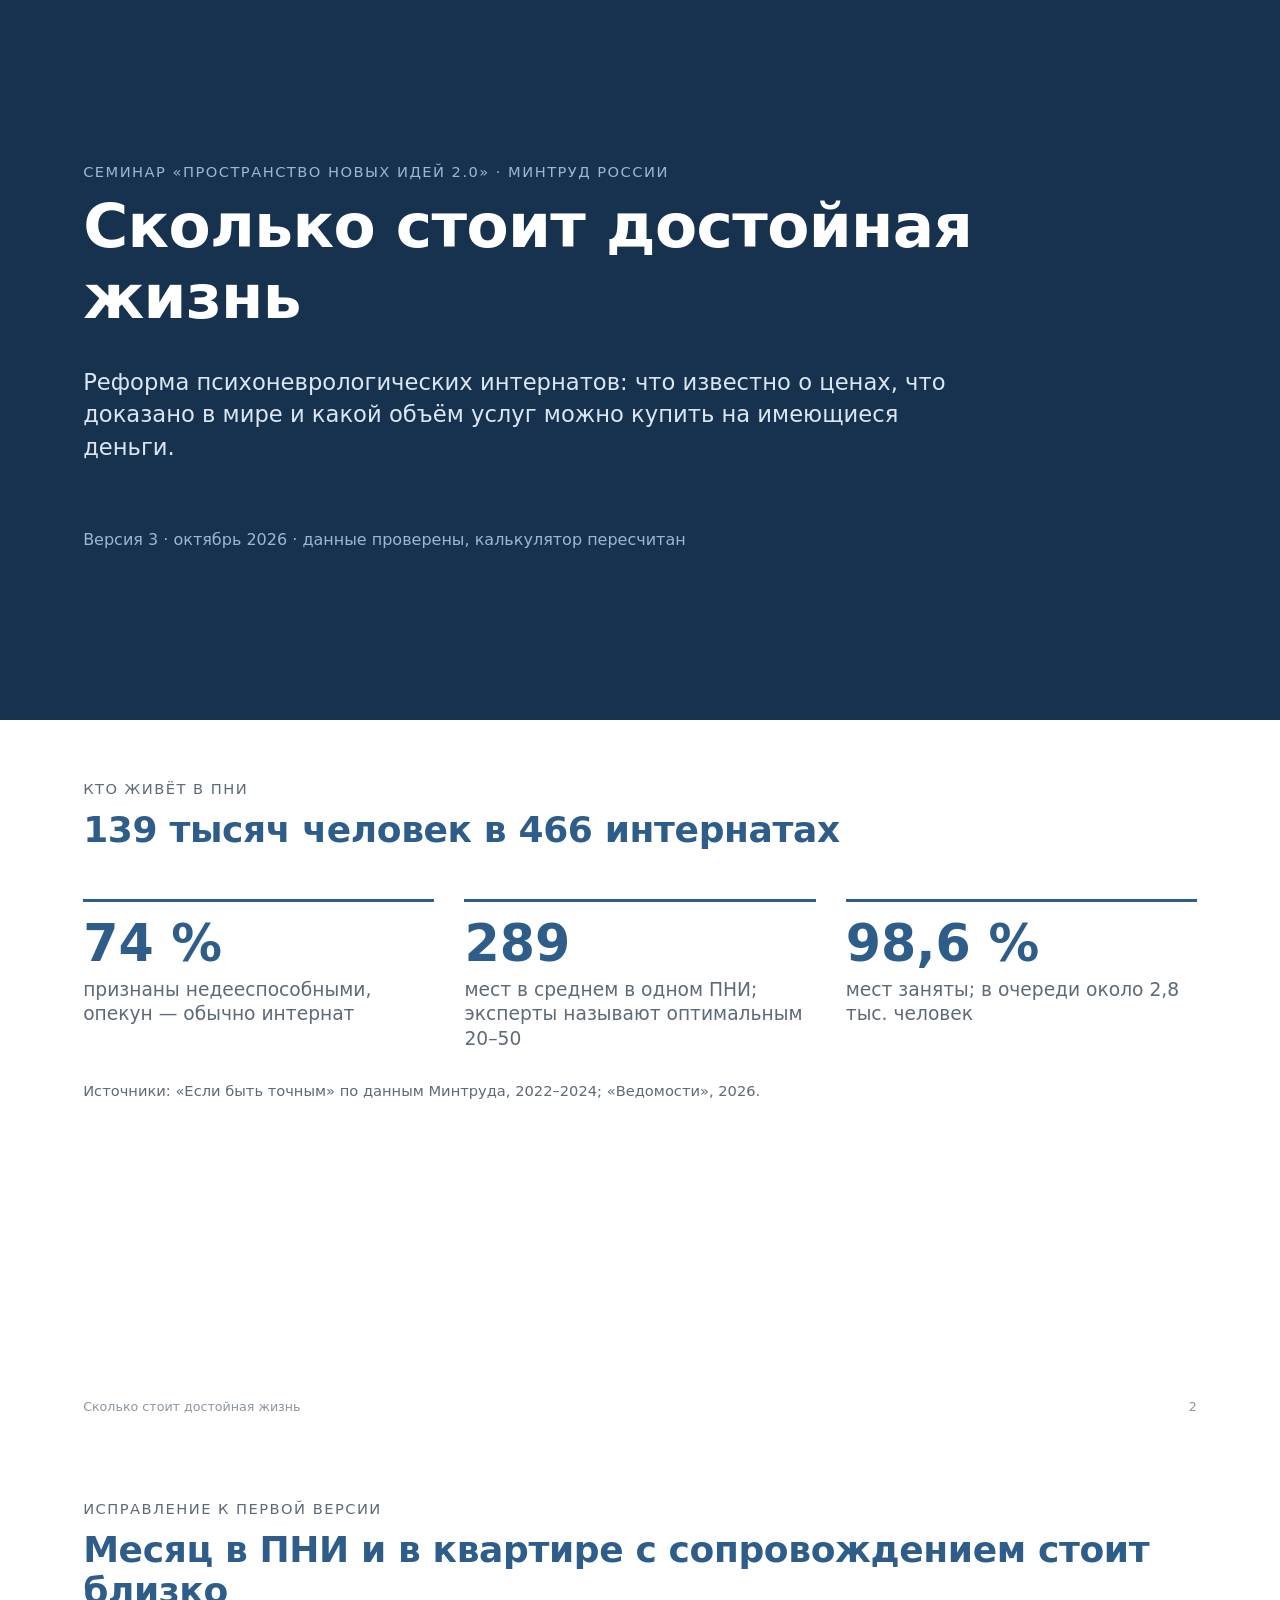
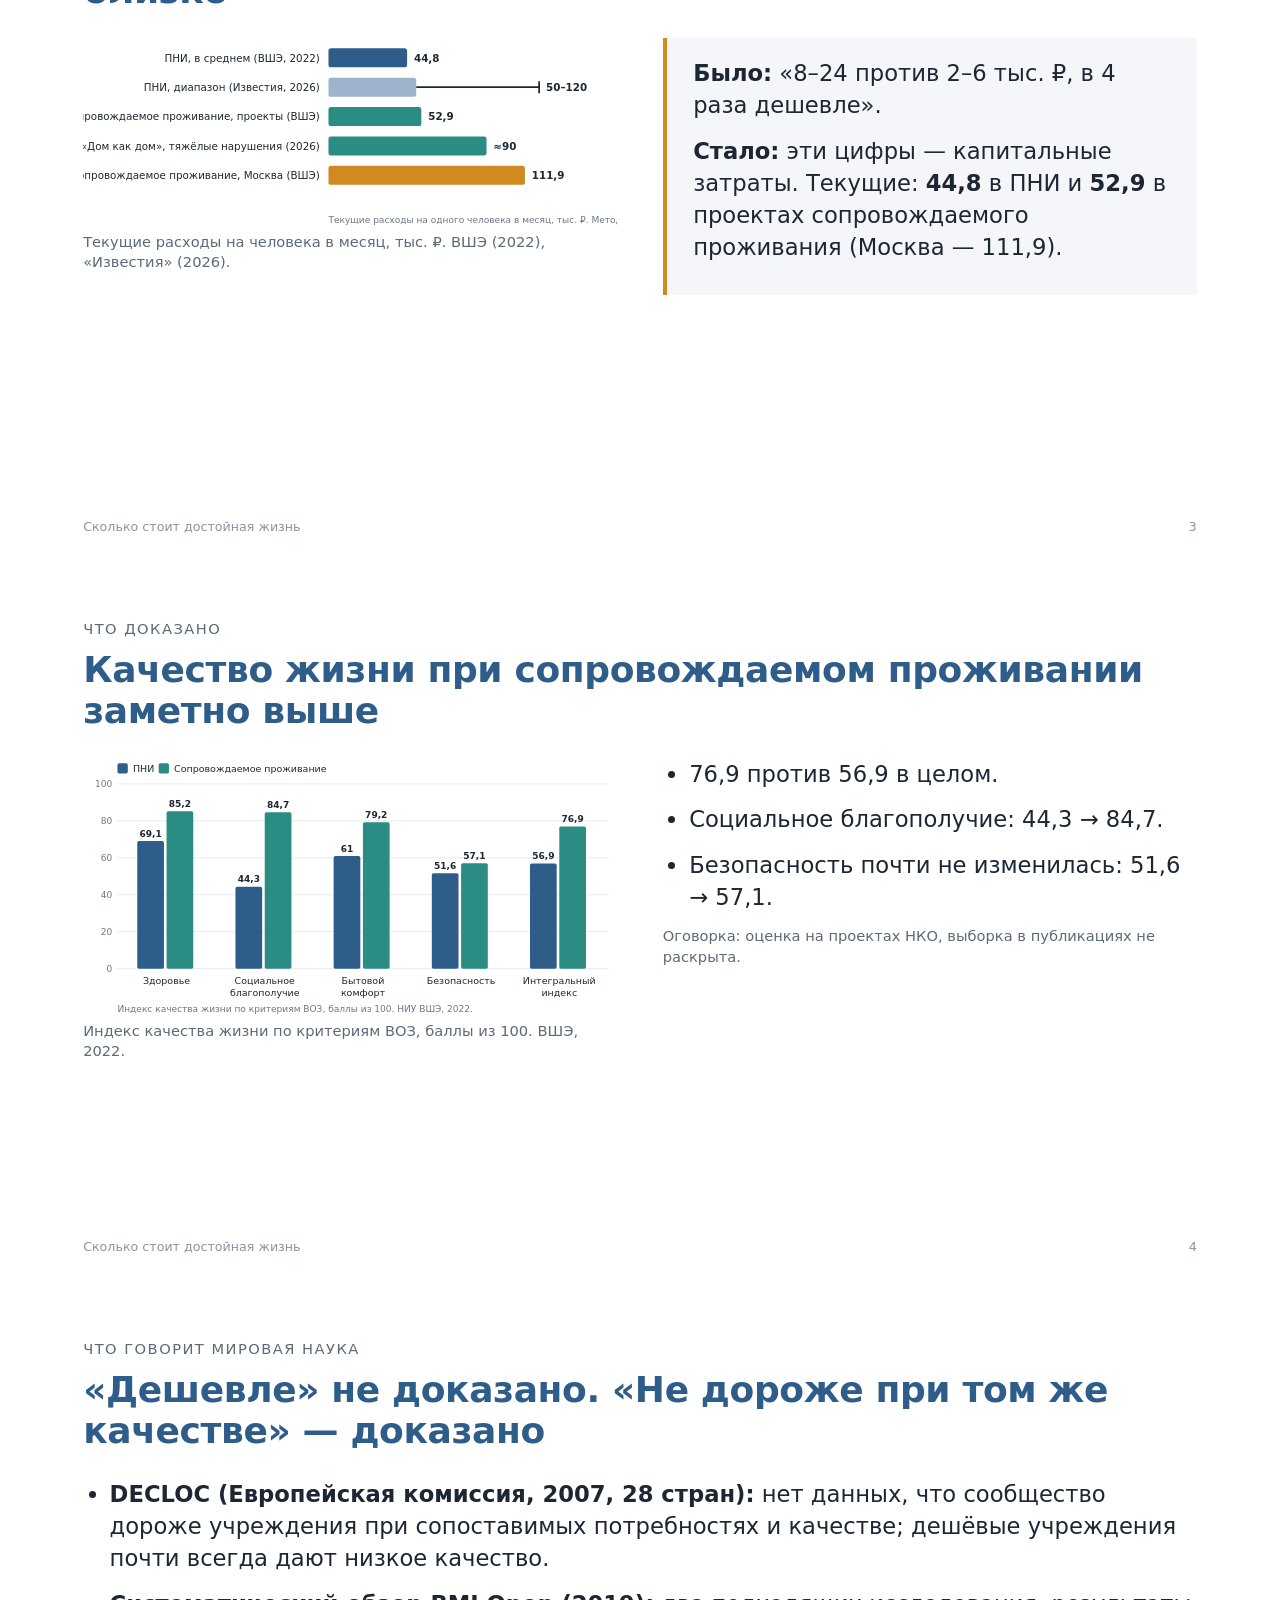
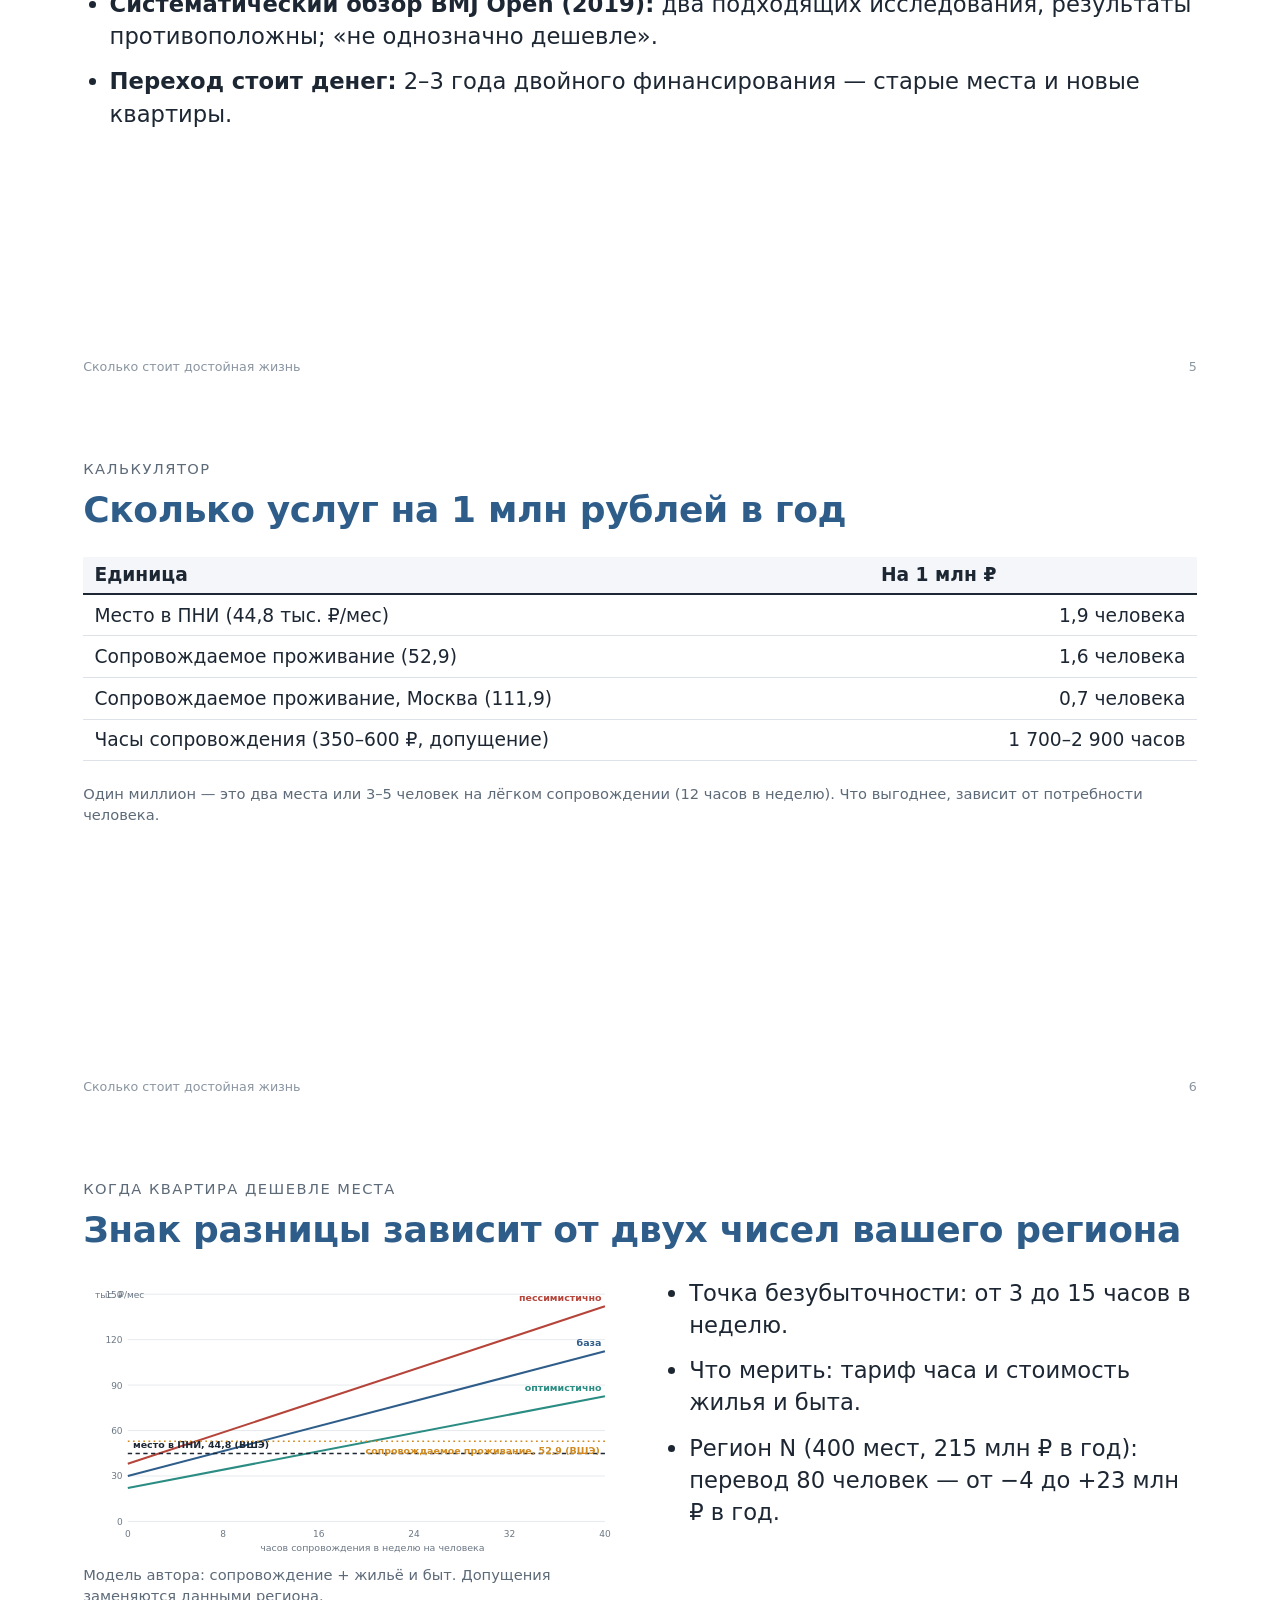
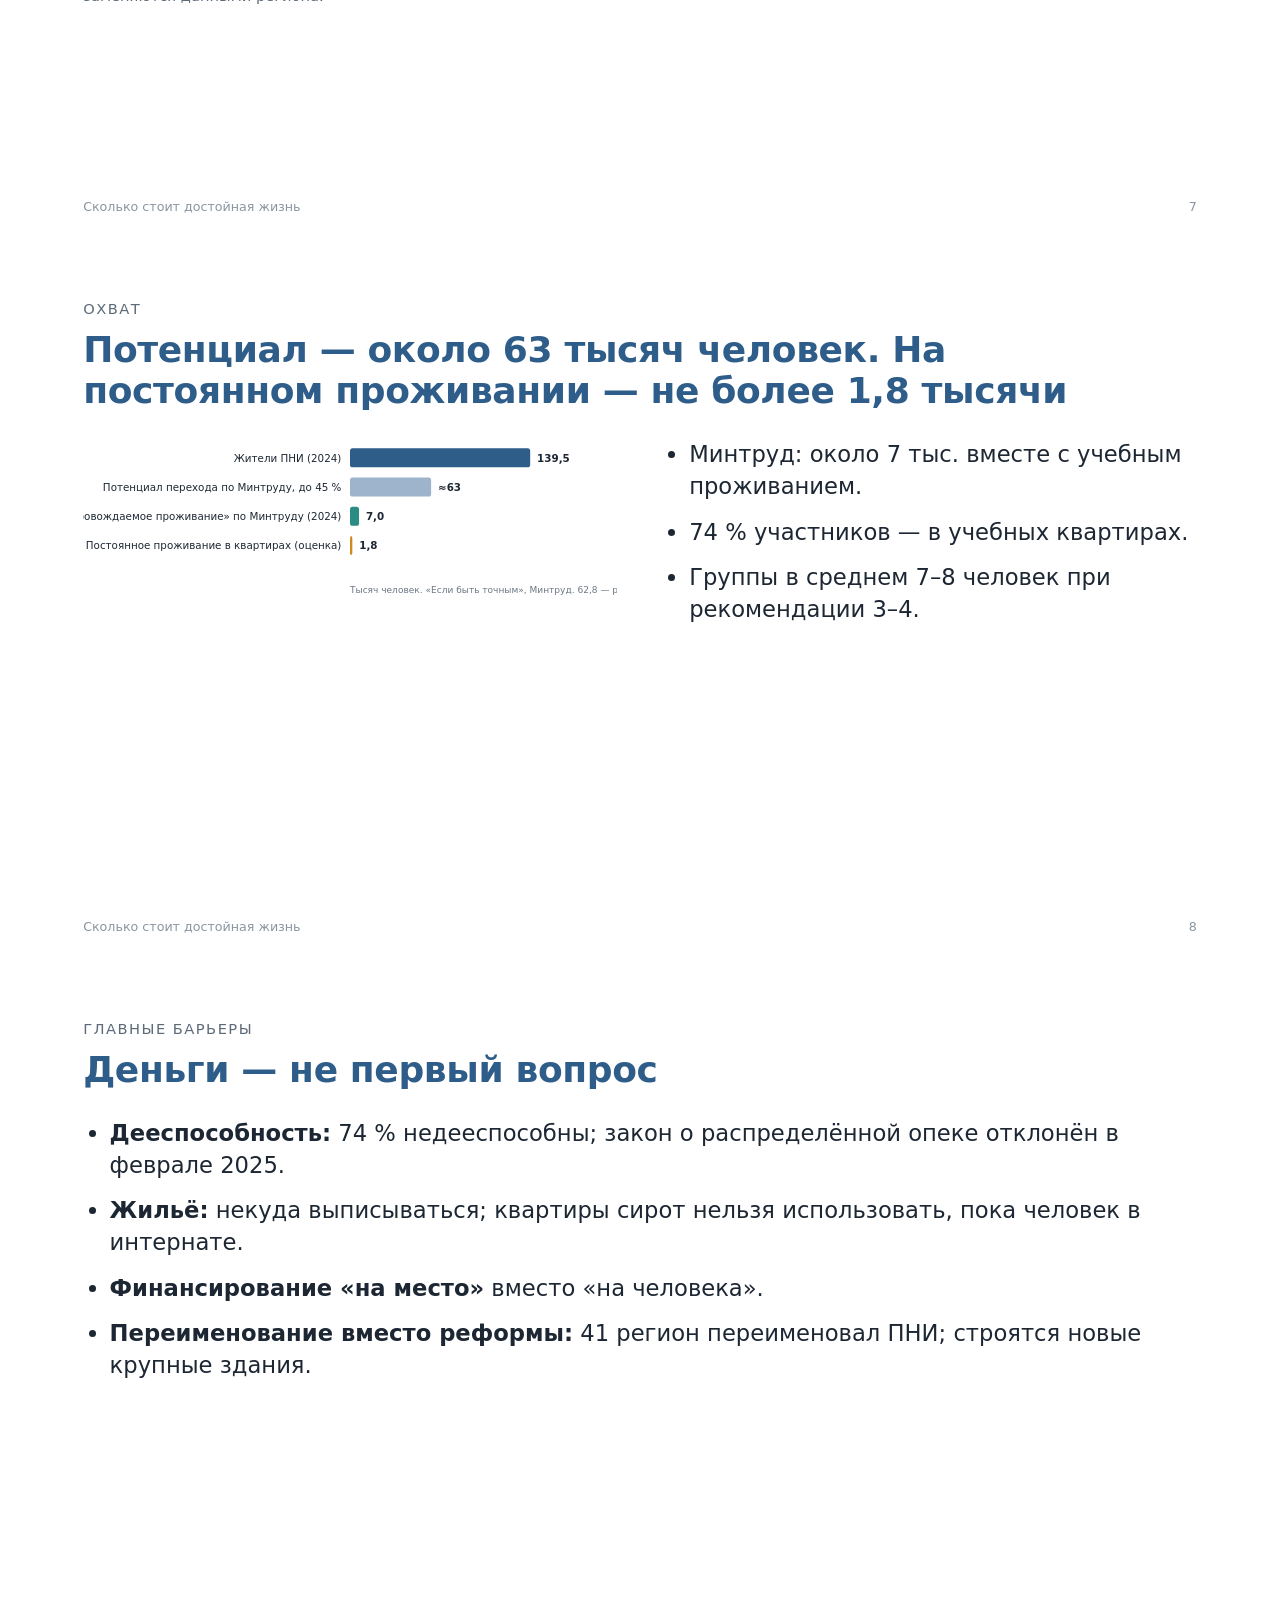
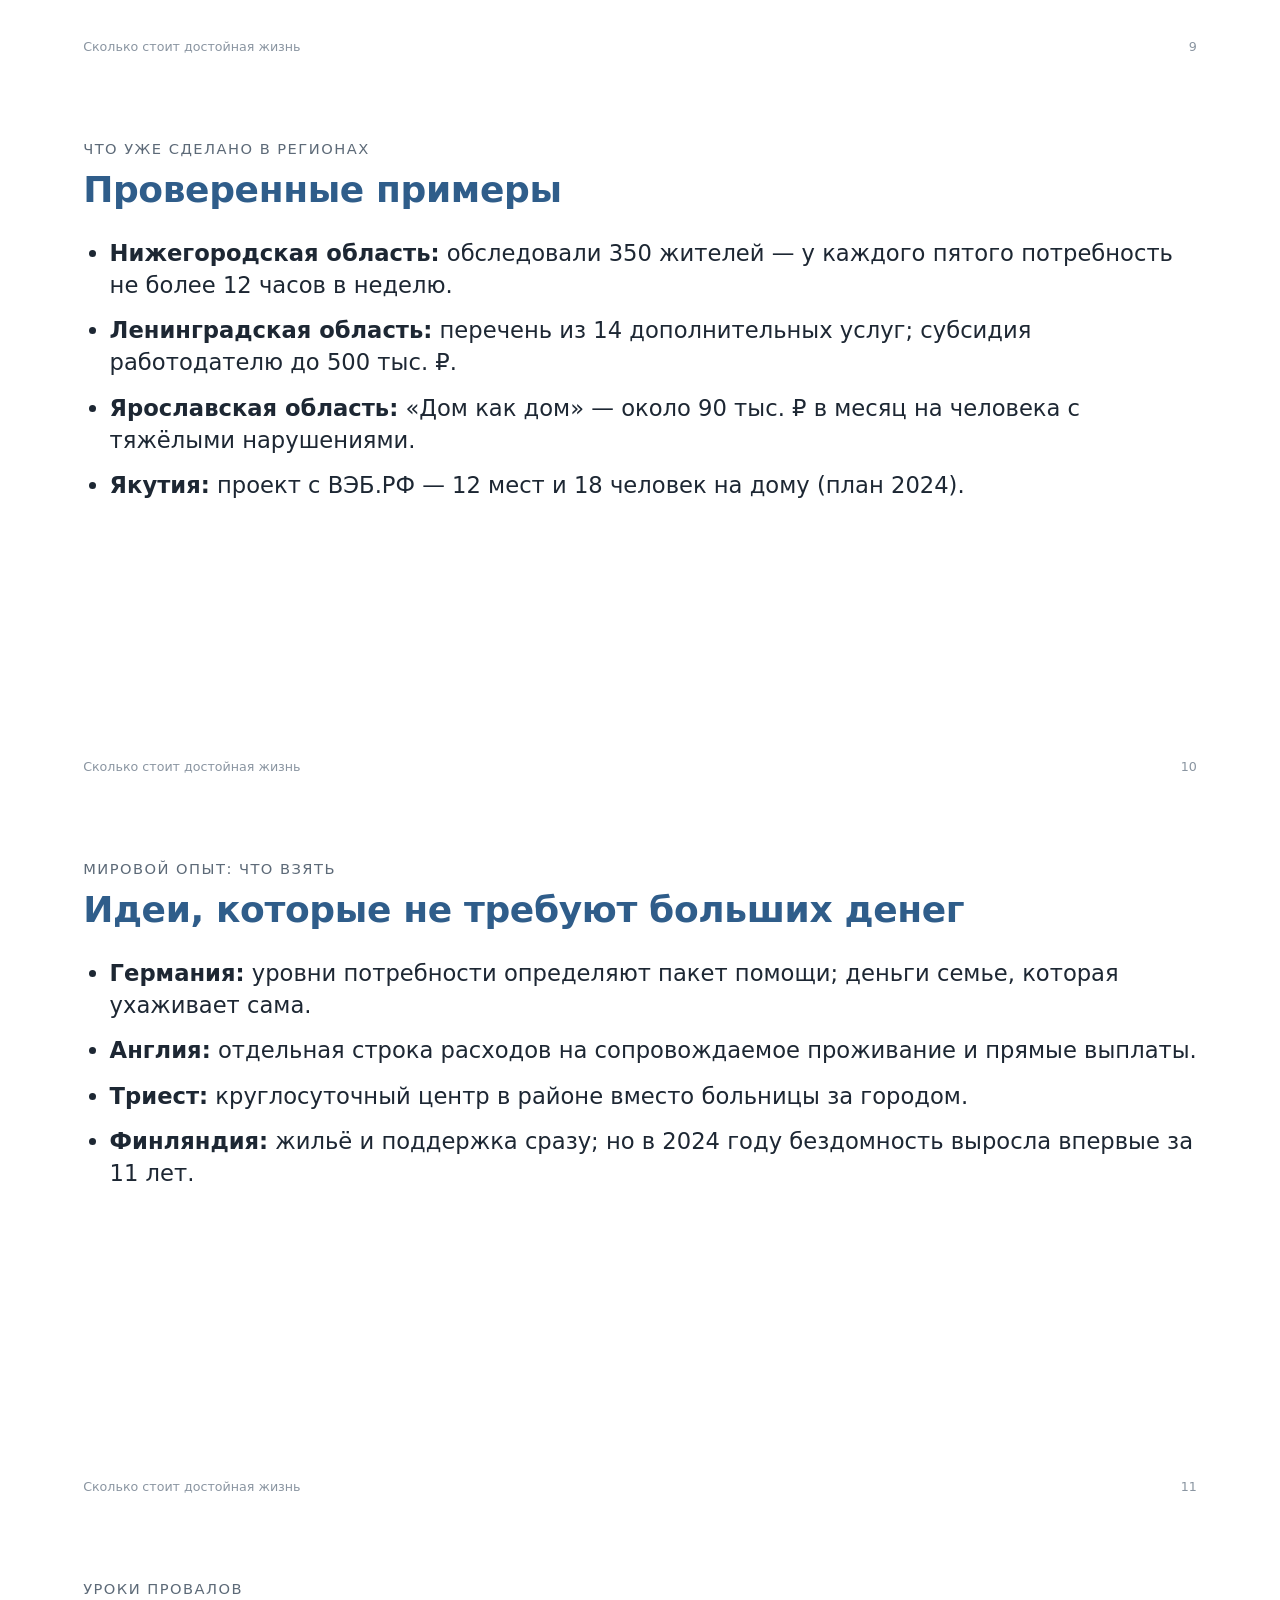
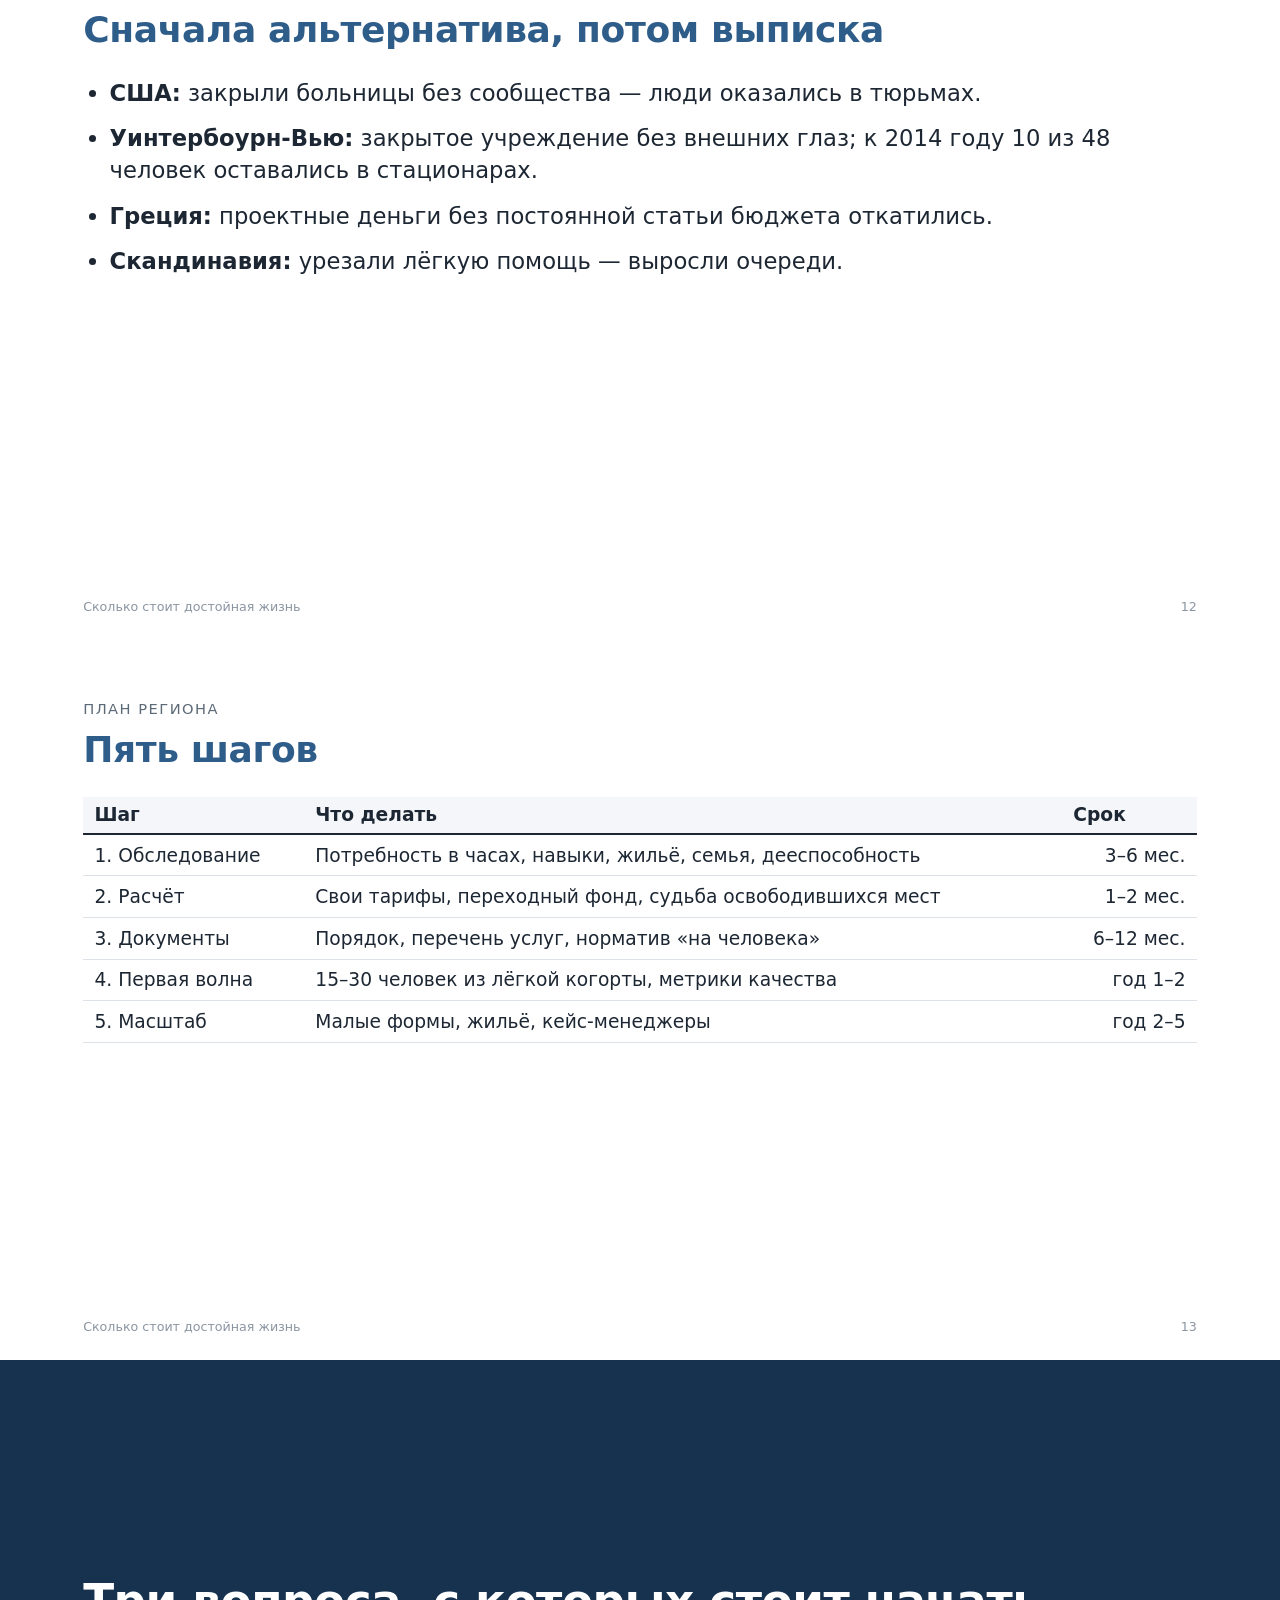
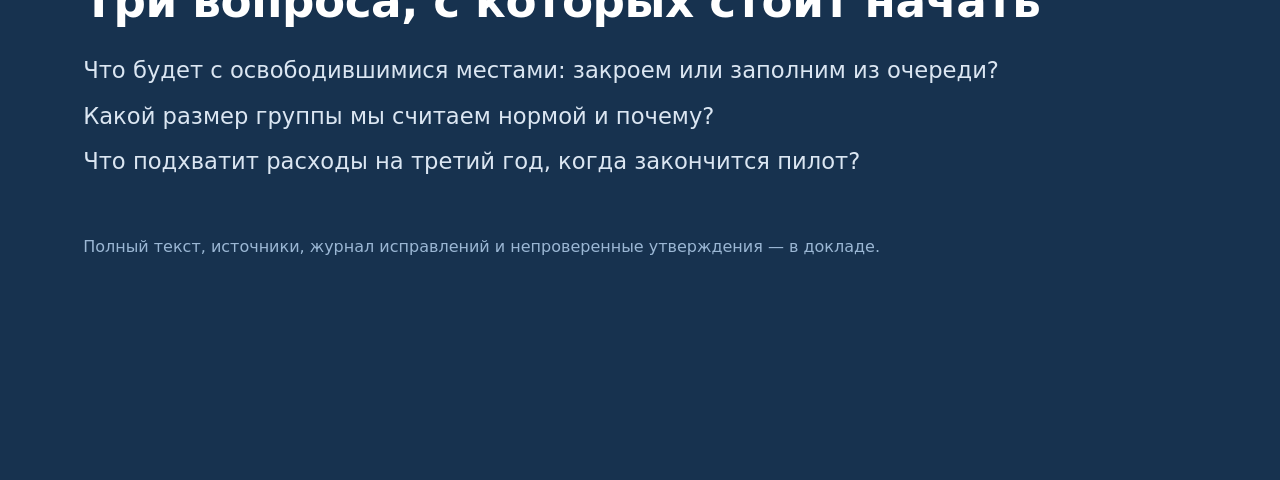
<file: presentation/src/slides.html>
<!doctype html>
<html lang="ru"><head><meta charset="utf-8"><title>Сколько стоит достойная жизнь — презентация</title>
<style>
@page { size: 338.67mm 190.5mm; margin: 0 }
:root{--ink:#1d2733;--mute:#5d6a78;--blue:#2f5d8a;--teal:#2a8c82;--amber:#d08a1f;--bg:#f4f6f9}
*{box-sizing:border-box} body{margin:0;font-family:Inter,"DejaVu Sans",sans-serif;color:var(--ink)}
.s{width:338.67mm;height:190.5mm;padding:16mm 22mm 14mm;page-break-after:always;position:relative;overflow:hidden;display:flex;flex-direction:column}
.s h2{font-size:27pt;line-height:1.15;margin:0 0 7mm;color:var(--blue);letter-spacing:-.01em}
.s .k{font-size:11pt;letter-spacing:.1em;text-transform:uppercase;color:var(--mute);margin-bottom:3mm}
.s p,.s li{font-size:17pt;line-height:1.42;margin:0 0 3.5mm} .s ul{padding-left:7mm;margin:0}
.s .foot{position:absolute;left:22mm;right:22mm;bottom:7mm;font-size:9.5pt;color:#8a95a1;display:flex;justify-content:space-between}
.dark{background:#17324f;color:#fff} .dark h2{color:#fff} .dark p{color:#dbe6f2}
.cols{display:grid;grid-template-columns:1fr 1fr;gap:12mm;align-items:start}
.big{display:grid;grid-template-columns:repeat(3,1fr);gap:8mm;margin-top:6mm}
.big div{border-top:3px solid var(--blue);padding-top:4mm} .big b{font-size:38pt;color:var(--blue);display:block;line-height:1.05} .big span{font-size:14pt;color:var(--mute);line-height:1.3;display:block;margin-top:2mm}
img{width:100%} .cap{font-size:11pt!important;color:var(--mute)!important}
.box{background:var(--bg);border-left:4px solid var(--amber);padding:5mm 7mm}
table{border-collapse:collapse;width:100%;font-size:14pt} th{text-align:left;border-bottom:2px solid var(--ink);padding:2mm 3mm;background:var(--bg)} td{padding:2.6mm 3mm;border-bottom:.6px solid #dde2e8;vertical-align:top} td.n{text-align:right;white-space:nowrap}
</style></head><body>

<div class="s dark" style="justify-content:center">
<div class="k" style="color:#9bb7d4">Семинар «Пространство Новых Идей 2.0» · Минтруд России</div>
<h2 style="font-size:46pt;margin-bottom:9mm">Сколько стоит достойная жизнь</h2>
<p style="max-width:230mm">Реформа психоневрологических интернатов: что известно о ценах, что доказано в мире и какой объём услуг можно купить на имеющиеся деньги.</p>
<p style="font-size:12pt;color:#9bb7d4;margin-top:14mm">Версия 3 · октябрь 2026 · данные проверены, калькулятор пересчитан</p></div>

<div class="s"><div class="k">Кто живёт в ПНИ</div><h2>139 тысяч человек в 466 интернатах</h2>
<div class="big"><div><b>74 %</b><span>признаны недееспособными, опекун — обычно интернат</span></div><div><b>289</b><span>мест в среднем в одном ПНИ; эксперты называют оптимальным 20–50</span></div><div><b>98,6 %</b><span>мест заняты; в очереди около 2,8 тыс. человек</span></div></div>
<p class="cap" style="margin-top:8mm">Источники: «Если быть точным» по данным Минтруда, 2022–2024; «Ведомости», 2026.</p>
<div class="foot"><span>Сколько стоит достойная жизнь</span><span>2</span></div></div>

<div class="s"><div class="k">Исправление к первой версии</div><h2>Месяц в ПНИ и в квартире с сопровождением стоит близко</h2>
<div class="cols"><div><img src="fig_cost.svg"><p class="cap">Текущие расходы на человека в месяц, тыс. ₽. ВШЭ (2022), «Известия» (2026).</p></div>
<div><div class="box"><p><b>Было:</b> «8–24 против 2–6 тыс. ₽, в 4 раза дешевле».</p><p><b>Стало:</b> эти цифры — капитальные затраты. Текущие: <b>44,8</b> в ПНИ и <b>52,9</b> в проектах сопровождаемого проживания (Москва — 111,9).</p></div></div></div>
<div class="foot"><span>Сколько стоит достойная жизнь</span><span>3</span></div></div>

<div class="s"><div class="k">Что доказано</div><h2>Качество жизни при сопровождаемом проживании заметно выше</h2>
<div class="cols"><div><img src="fig_quality.svg"><p class="cap">Индекс качества жизни по критериям ВОЗ, баллы из 100. ВШЭ, 2022.</p></div>
<div><ul><li>76,9 против 56,9 в целом.</li><li>Социальное благополучие: 44,3 → 84,7.</li><li>Безопасность почти не изменилась: 51,6 → 57,1.</li></ul><p class="cap">Оговорка: оценка на проектах НКО, выборка в публикациях не раскрыта.</p></div></div>
<div class="foot"><span>Сколько стоит достойная жизнь</span><span>4</span></div></div>

<div class="s"><div class="k">Что говорит мировая наука</div><h2>«Дешевле» не доказано. «Не дороже при том же качестве» — доказано</h2>
<ul><li><b>DECLOC (Европейская комиссия, 2007, 28 стран):</b> нет данных, что сообщество дороже учреждения при сопоставимых потребностях и качестве; дешёвые учреждения почти всегда дают низкое качество.</li>
<li><b>Систематический обзор BMJ Open (2019):</b> два подходящих исследования, результаты противоположны; «не однозначно дешевле».</li>
<li><b>Переход стоит денег:</b> 2–3 года двойного финансирования — старые места и новые квартиры.</li></ul>
<div class="foot"><span>Сколько стоит достойная жизнь</span><span>5</span></div></div>

<div class="s"><div class="k">Калькулятор</div><h2>Сколько услуг на 1 млн рублей в год</h2>
<table><tr><th>Единица</th><th class="n">На 1 млн ₽</th></tr>
<tr><td>Место в ПНИ (44,8 тыс. ₽/мес)</td><td class="n">1,9 человека</td></tr>
<tr><td>Сопровождаемое проживание (52,9)</td><td class="n">1,6 человека</td></tr>
<tr><td>Сопровождаемое проживание, Москва (111,9)</td><td class="n">0,7 человека</td></tr>
<tr><td>Часы сопровождения (350–600 ₽, допущение)</td><td class="n">1 700–2 900 часов</td></tr></table>
<p class="cap" style="margin-top:6mm">Один миллион — это два места или 3–5 человек на лёгком сопровождении (12 часов в неделю). Что выгоднее, зависит от потребности человека.</p>
<div class="foot"><span>Сколько стоит достойная жизнь</span><span>6</span></div></div>

<div class="s"><div class="k">Когда квартира дешевле места</div><h2>Знак разницы зависит от двух чисел вашего региона</h2>
<div class="cols"><div><img src="fig_sens.svg"><p class="cap">Модель автора: сопровождение + жильё и быт. Допущения заменяются данными региона.</p></div>
<div><ul><li>Точка безубыточности: от 3 до 15 часов в неделю.</li><li>Что мерить: тариф часа и стоимость жилья и быта.</li><li>Регион N (400 мест, 215 млн ₽ в год): перевод 80 человек — от −4 до +23 млн ₽ в год.</li></ul></div></div>
<div class="foot"><span>Сколько стоит достойная жизнь</span><span>7</span></div></div>

<div class="s"><div class="k">Охват</div><h2>Потенциал — около 63 тысяч человек. На постоянном проживании — не более 1,8 тысячи</h2>
<div class="cols"><div><img src="fig_gap.svg"></div><div><ul><li>Минтруд: около 7 тыс. вместе с учебным проживанием.</li><li>74 % участников — в учебных квартирах.</li><li>Группы в среднем 7–8 человек при рекомендации 3–4.</li></ul></div></div>
<div class="foot"><span>Сколько стоит достойная жизнь</span><span>8</span></div></div>

<div class="s"><div class="k">Главные барьеры</div><h2>Деньги — не первый вопрос</h2>
<ul><li><b>Дееспособность:</b> 74 % недееспособны; закон о распределённой опеке отклонён в феврале 2025.</li>
<li><b>Жильё:</b> некуда выписываться; квартиры сирот нельзя использовать, пока человек в интернате.</li>
<li><b>Финансирование «на место»</b> вместо «на человека».</li>
<li><b>Переименование вместо реформы:</b> 41 регион переименовал ПНИ; строятся новые крупные здания.</li></ul>
<div class="foot"><span>Сколько стоит достойная жизнь</span><span>9</span></div></div>

<div class="s"><div class="k">Что уже сделано в регионах</div><h2>Проверенные примеры</h2>
<ul><li><b>Нижегородская область:</b> обследовали 350 жителей — у каждого пятого потребность не более 12 часов в неделю.</li>
<li><b>Ленинградская область:</b> перечень из 14 дополнительных услуг; субсидия работодателю до 500 тыс. ₽.</li>
<li><b>Ярославская область:</b> «Дом как дом» — около 90 тыс. ₽ в месяц на человека с тяжёлыми нарушениями.</li>
<li><b>Якутия:</b> проект с ВЭБ.РФ — 12 мест и 18 человек на дому (план 2024).</li></ul>
<div class="foot"><span>Сколько стоит достойная жизнь</span><span>10</span></div></div>

<div class="s"><div class="k">Мировой опыт: что взять</div><h2>Идеи, которые не требуют больших денег</h2>
<ul><li><b>Германия:</b> уровни потребности определяют пакет помощи; деньги семье, которая ухаживает сама.</li>
<li><b>Англия:</b> отдельная строка расходов на сопровождаемое проживание и прямые выплаты.</li>
<li><b>Триест:</b> круглосуточный центр в районе вместо больницы за городом.</li>
<li><b>Финляндия:</b> жильё и поддержка сразу; но в 2024 году бездомность выросла впервые за 11 лет.</li></ul>
<div class="foot"><span>Сколько стоит достойная жизнь</span><span>11</span></div></div>

<div class="s"><div class="k">Уроки провалов</div><h2>Сначала альтернатива, потом выписка</h2>
<ul><li><b>США:</b> закрыли больницы без сообщества — люди оказались в тюрьмах.</li>
<li><b>Уинтербоурн-Вью:</b> закрытое учреждение без внешних глаз; к 2014 году 10 из 48 человек оставались в стационарах.</li>
<li><b>Греция:</b> проектные деньги без постоянной статьи бюджета откатились.</li>
<li><b>Скандинавия:</b> урезали лёгкую помощь — выросли очереди.</li></ul>
<div class="foot"><span>Сколько стоит достойная жизнь</span><span>12</span></div></div>

<div class="s"><div class="k">План региона</div><h2>Пять шагов</h2>
<table><tr><th>Шаг</th><th>Что делать</th><th>Срок</th></tr>
<tr><td>1. Обследование</td><td>Потребность в часах, навыки, жильё, семья, дееспособность</td><td class="n">3–6 мес.</td></tr>
<tr><td>2. Расчёт</td><td>Свои тарифы, переходный фонд, судьба освободившихся мест</td><td class="n">1–2 мес.</td></tr>
<tr><td>3. Документы</td><td>Порядок, перечень услуг, норматив «на человека»</td><td class="n">6–12 мес.</td></tr>
<tr><td>4. Первая волна</td><td>15–30 человек из лёгкой когорты, метрики качества</td><td class="n">год 1–2</td></tr>
<tr><td>5. Масштаб</td><td>Малые формы, жильё, кейс-менеджеры</td><td class="n">год 2–5</td></tr></table>
<div class="foot"><span>Сколько стоит достойная жизнь</span><span>13</span></div></div>

<div class="s dark" style="justify-content:center"><h2 style="font-size:34pt">Три вопроса, с которых стоит начать</h2>
<p>Что будет с освободившимися местами: закроем или заполним из очереди?</p>
<p>Какой размер группы мы считаем нормой и почему?</p>
<p>Что подхватит расходы на третий год, когда закончится пилот?</p>
<p style="font-size:12pt;color:#9bb7d4;margin-top:12mm">Полный текст, источники, журнал исправлений и непроверенные утверждения — в докладе.</p></div>
</body></html>
</file>
